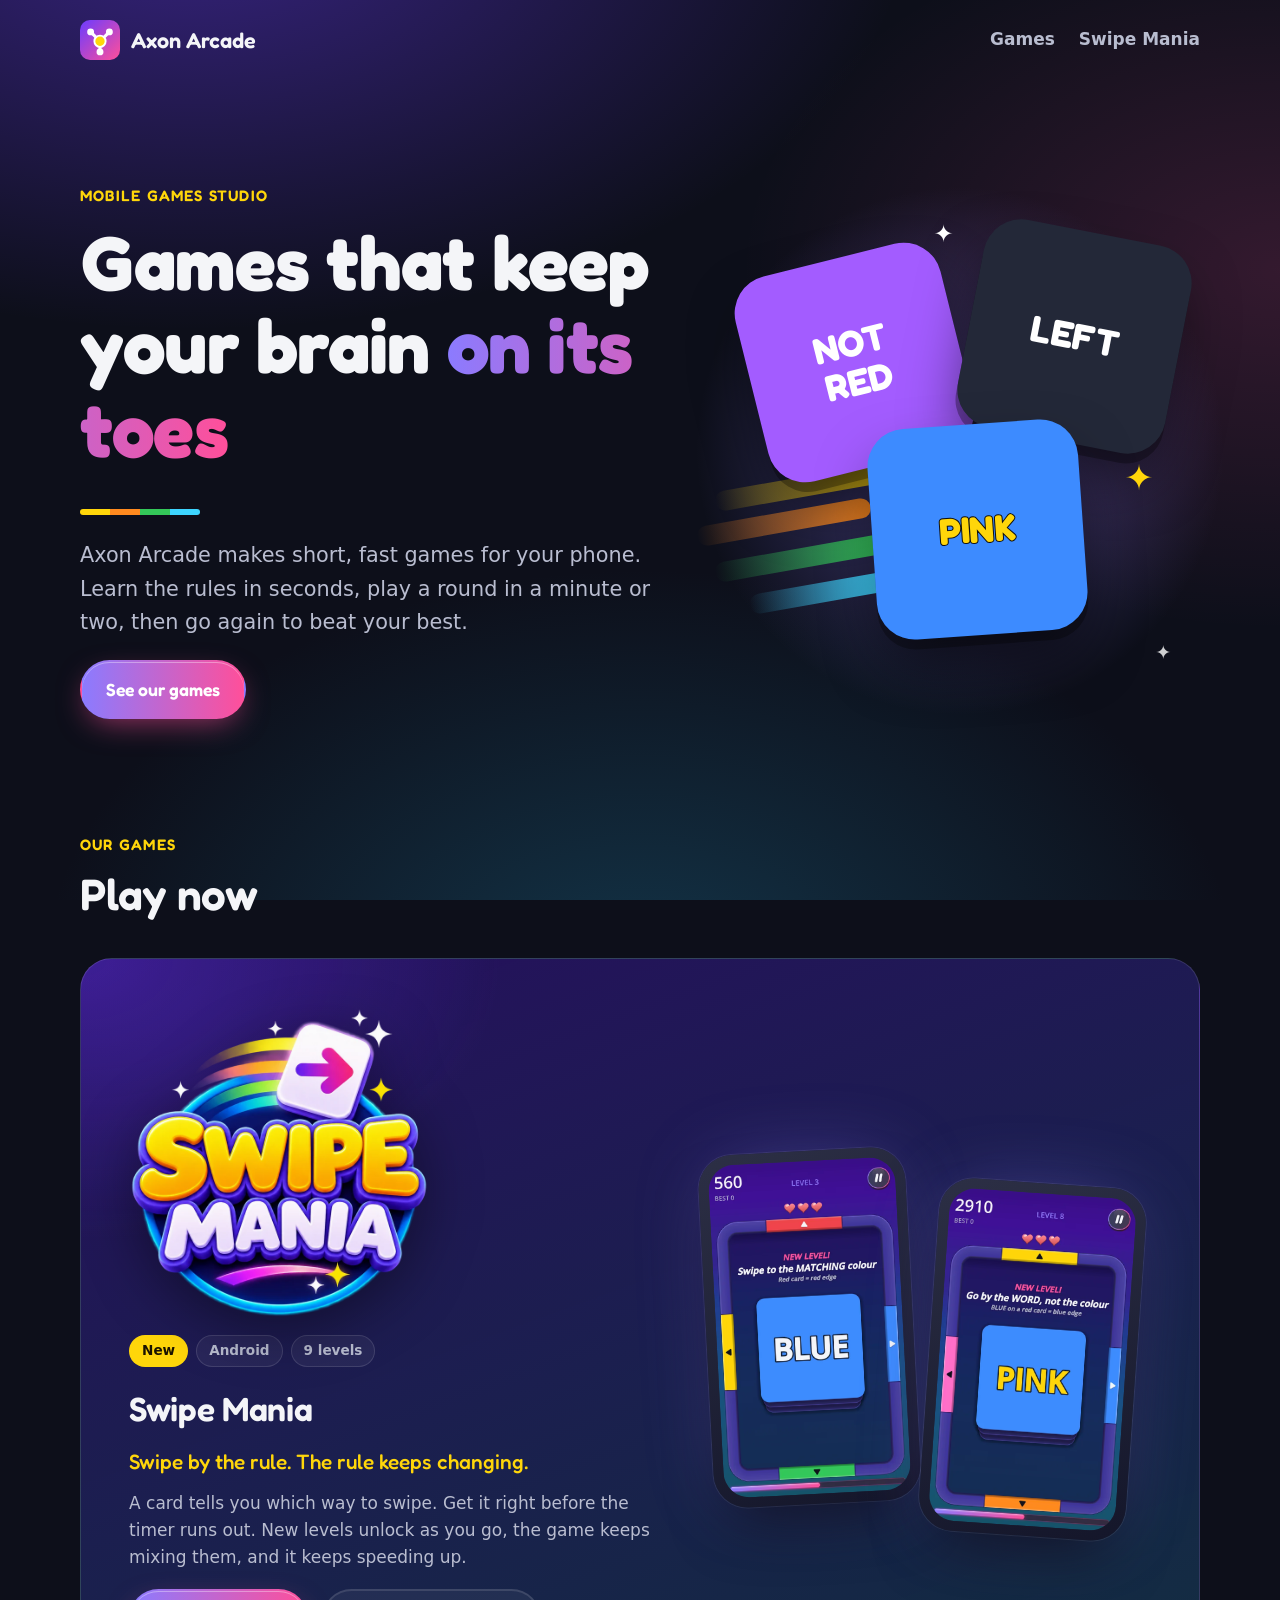
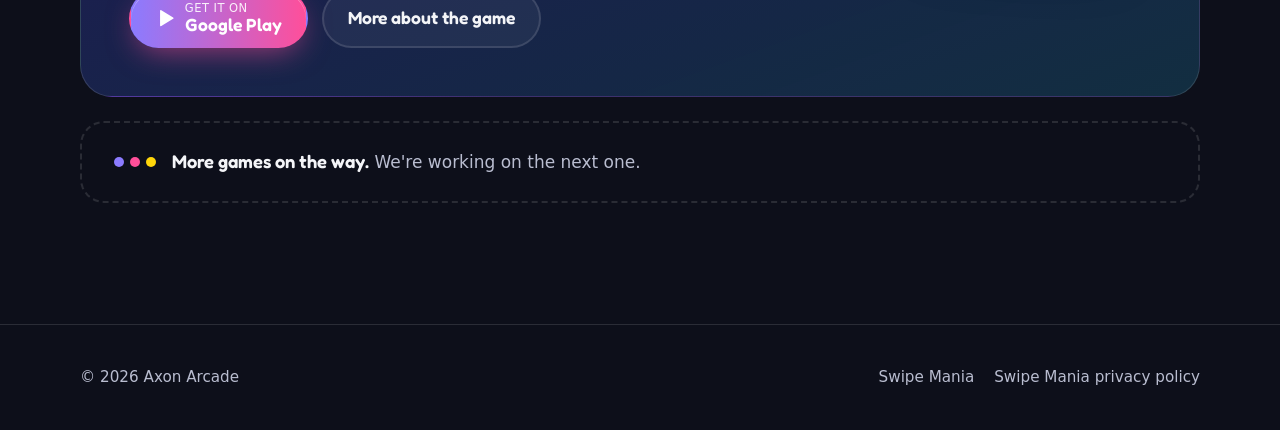
<file: index.html>
<!doctype html>
<html lang="en">
<head>
  <meta charset="utf-8">
  <meta name="viewport" content="width=device-width, initial-scale=1">
  <title>Axon Arcade — Short, fast games for your phone</title>
  <meta name="description" content="Axon Arcade makes short, fast mobile games that keep your brain on its toes. Our first game is Swipe Mania.">
  <meta name="theme-color" content="#0d0f1a">
  <link rel="icon" href="assets/img/axon-mark.svg" type="image/svg+xml">
  <link rel="apple-touch-icon" href="assets/img/apple-touch-icon.png">
  <link rel="preload" href="assets/fonts/fredoka-latin.woff2" as="font" type="font/woff2" crossorigin>
  <link rel="stylesheet" href="assets/css/site.css">

  <meta property="og:type" content="website">
  <meta property="og:site_name" content="Axon Arcade">
  <meta property="og:title" content="Axon Arcade">
  <meta property="og:description" content="Short, fast games for your phone. Our first game is Swipe Mania.">
  <meta property="og:image" content="https://axonarcade.com/assets/img/og.jpg">
  <meta property="og:image:width" content="1200">
  <meta property="og:image:height" content="630">
  <meta name="twitter:card" content="summary_large_image">
</head>
<body>
  <a class="skip" href="#main">Skip to content</a>

  <header class="site-header">
    <div class="wrap">
      <a class="brand" href="./" aria-label="Axon Arcade home">
        <img src="assets/img/axon-mark.svg" alt="" width="40" height="40">
        <span>Axon Arcade</span>
      </a>
      <nav class="nav" aria-label="Main">
        <a href="#games">Games</a>
        <a href="swipe-mania/">Swipe Mania</a>
      </nav>
    </div>
  </header>

  <main id="main">
    <section class="hero wrap">
      <div>
        <span class="eyebrow">Mobile games studio</span>
        <h1>Games that keep your brain <span class="grad-text">on its toes</span></h1>
        <div class="rainbow-rule" aria-hidden="true"></div>
        <p class="lead">Axon Arcade makes short, fast games for your phone. Learn the rules in seconds, play a round in a minute or two, then go again to beat your best.</p>
        <div class="actions">
          <a class="btn btn-primary" href="#games">See our games</a>
        </div>
      </div>
      <div class="hero-art" aria-hidden="true">
        <span class="streak s1"></span><span class="streak s2"></span><span class="streak s3"></span><span class="streak s4"></span>
        <div class="big-card c1 bg-purple">NOT<br>RED</div>
        <div class="big-card c2">LEFT</div>
        <div class="big-card c3 outlined bg-blue fg-yellow">PINK</div>
        <span class="spark k1">✦</span><span class="spark k2">✦</span><span class="spark k3">✦</span>
      </div>
    </section>

    <section class="section wrap" id="games" aria-labelledby="games-title">
      <div class="section-head">
        <span class="eyebrow">Our games</span>
        <h2 id="games-title">Play now</h2>
      </div>

      <article class="game-card" aria-labelledby="sm-title">
        <div>
          <img class="logo" src="assets/img/swipe-mania/logo.webp" alt="" width="692" height="720">
          <div class="chips">
            <span class="chip new">New</span>
            <span class="chip">Android</span>
            <span class="chip">9 levels</span>
          </div>
          <h3 id="sm-title">Swipe Mania</h3>
          <p class="tagline">Swipe by the rule. The rule keeps changing.</p>
          <p>A card tells you which way to swipe. Get it right before the timer runs out. New levels unlock as you go, the game keeps mixing them, and it keeps speeding up.</p>
          <div class="actions">
            <a class="btn btn-primary btn-store" href="https://play.google.com/store/apps/details?id=com.rdapps.swipemania">
              <svg viewBox="0 0 24 24" aria-hidden="true"><path fill="currentColor" d="M6 3.5v17a1 1 0 0 0 1.5.86l14-8.5a1 1 0 0 0 0-1.72l-14-8.5A1 1 0 0 0 6 3.5z"/></svg>
              <span><small>Get it on</small>Google Play</span>
            </a>
            <a class="btn btn-ghost" href="swipe-mania/">More about the game</a>
          </div>
        </div>
        <div class="phones" aria-hidden="true">
          <div class="phone"><img src="assets/img/swipe-mania/level-3-colours.webp" alt="" width="540" height="960" loading="lazy"></div>
          <div class="phone"><img src="assets/img/swipe-mania/level-8-tricky.webp" alt="" width="540" height="960" loading="lazy"></div>
        </div>
      </article>

      <div class="coming-soon">
        <div class="dots" aria-hidden="true"><span></span><span></span><span></span></div>
        <div><strong>More games on the way.</strong> We're working on the next one.</div>
      </div>
    </section>
  </main>

  <footer class="site-footer">
    <div class="wrap">
      <span>© 2026 Axon Arcade</span>
      <nav aria-label="Footer">
        <a href="swipe-mania/">Swipe Mania</a>
        <a href="swipe-mania/privacy.html">Swipe Mania privacy policy</a>
      </nav>
    </div>
  </footer>
</body>
</html>
</file>
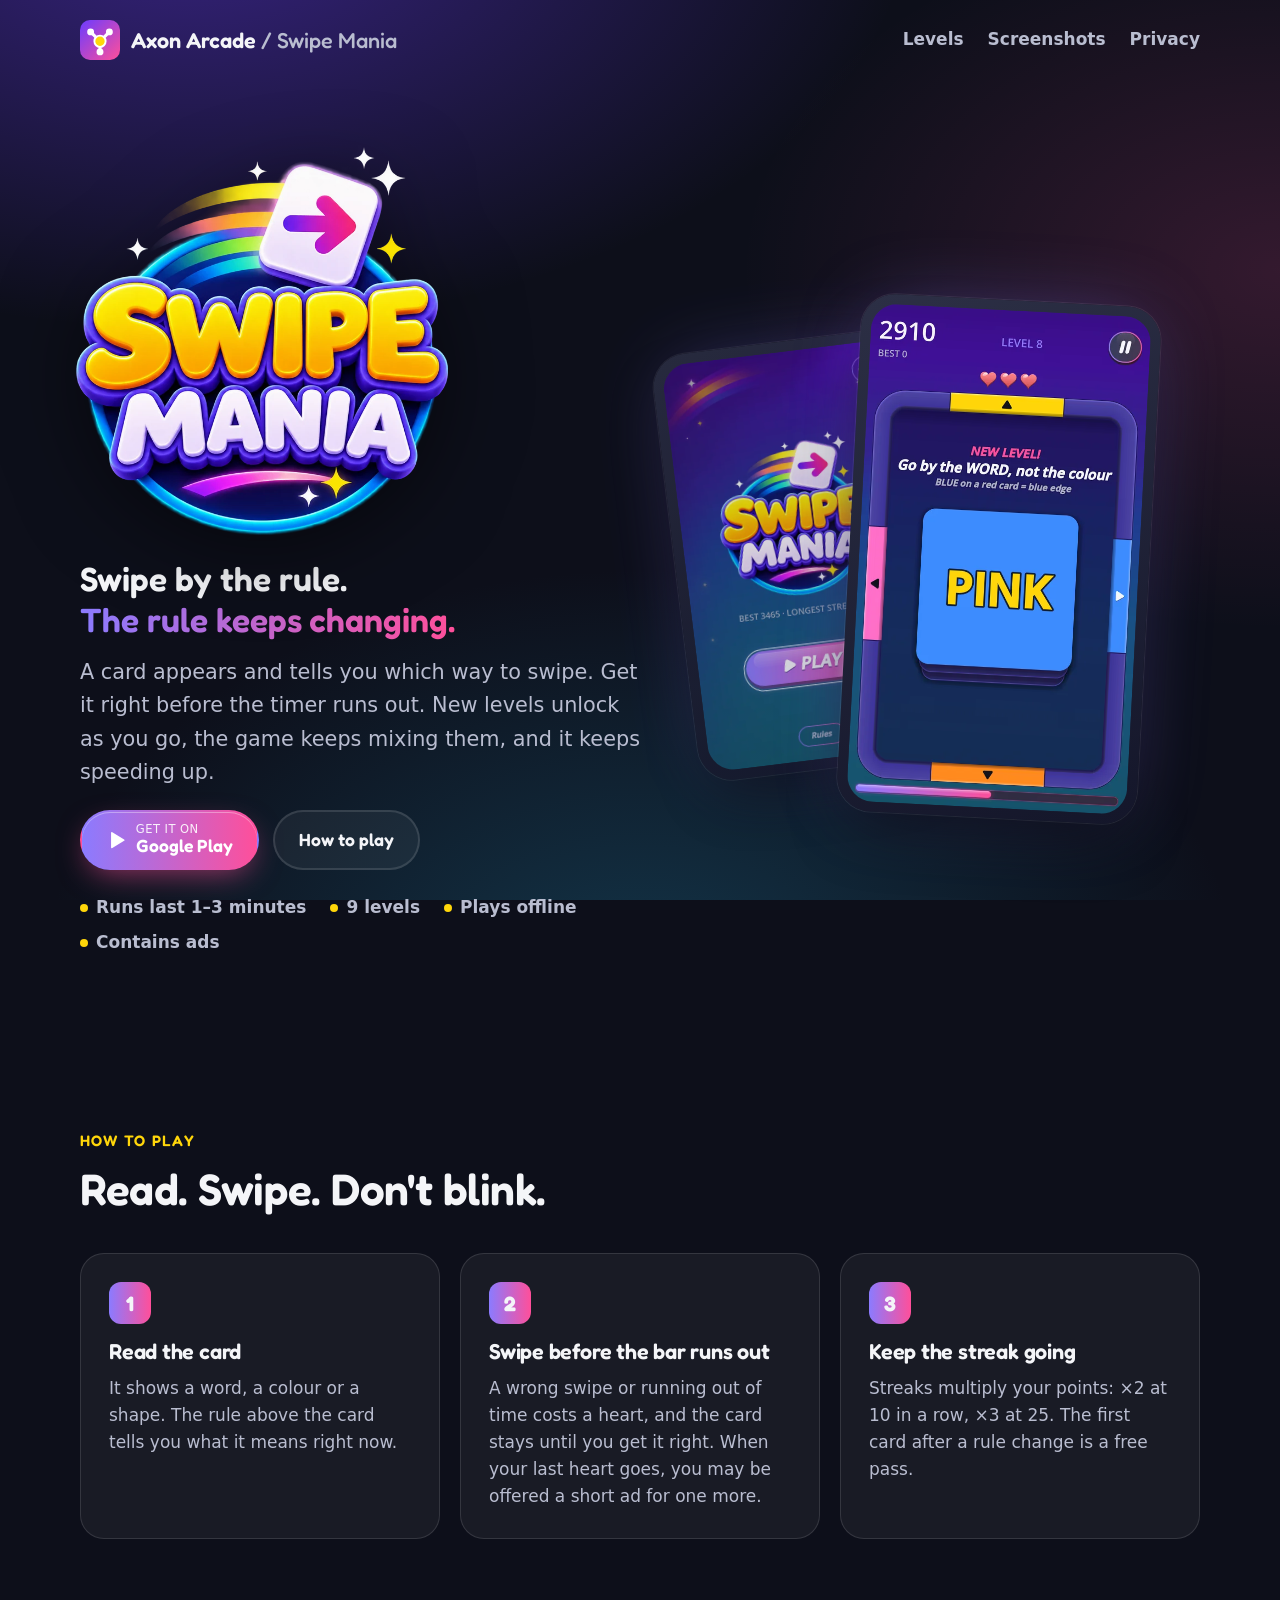
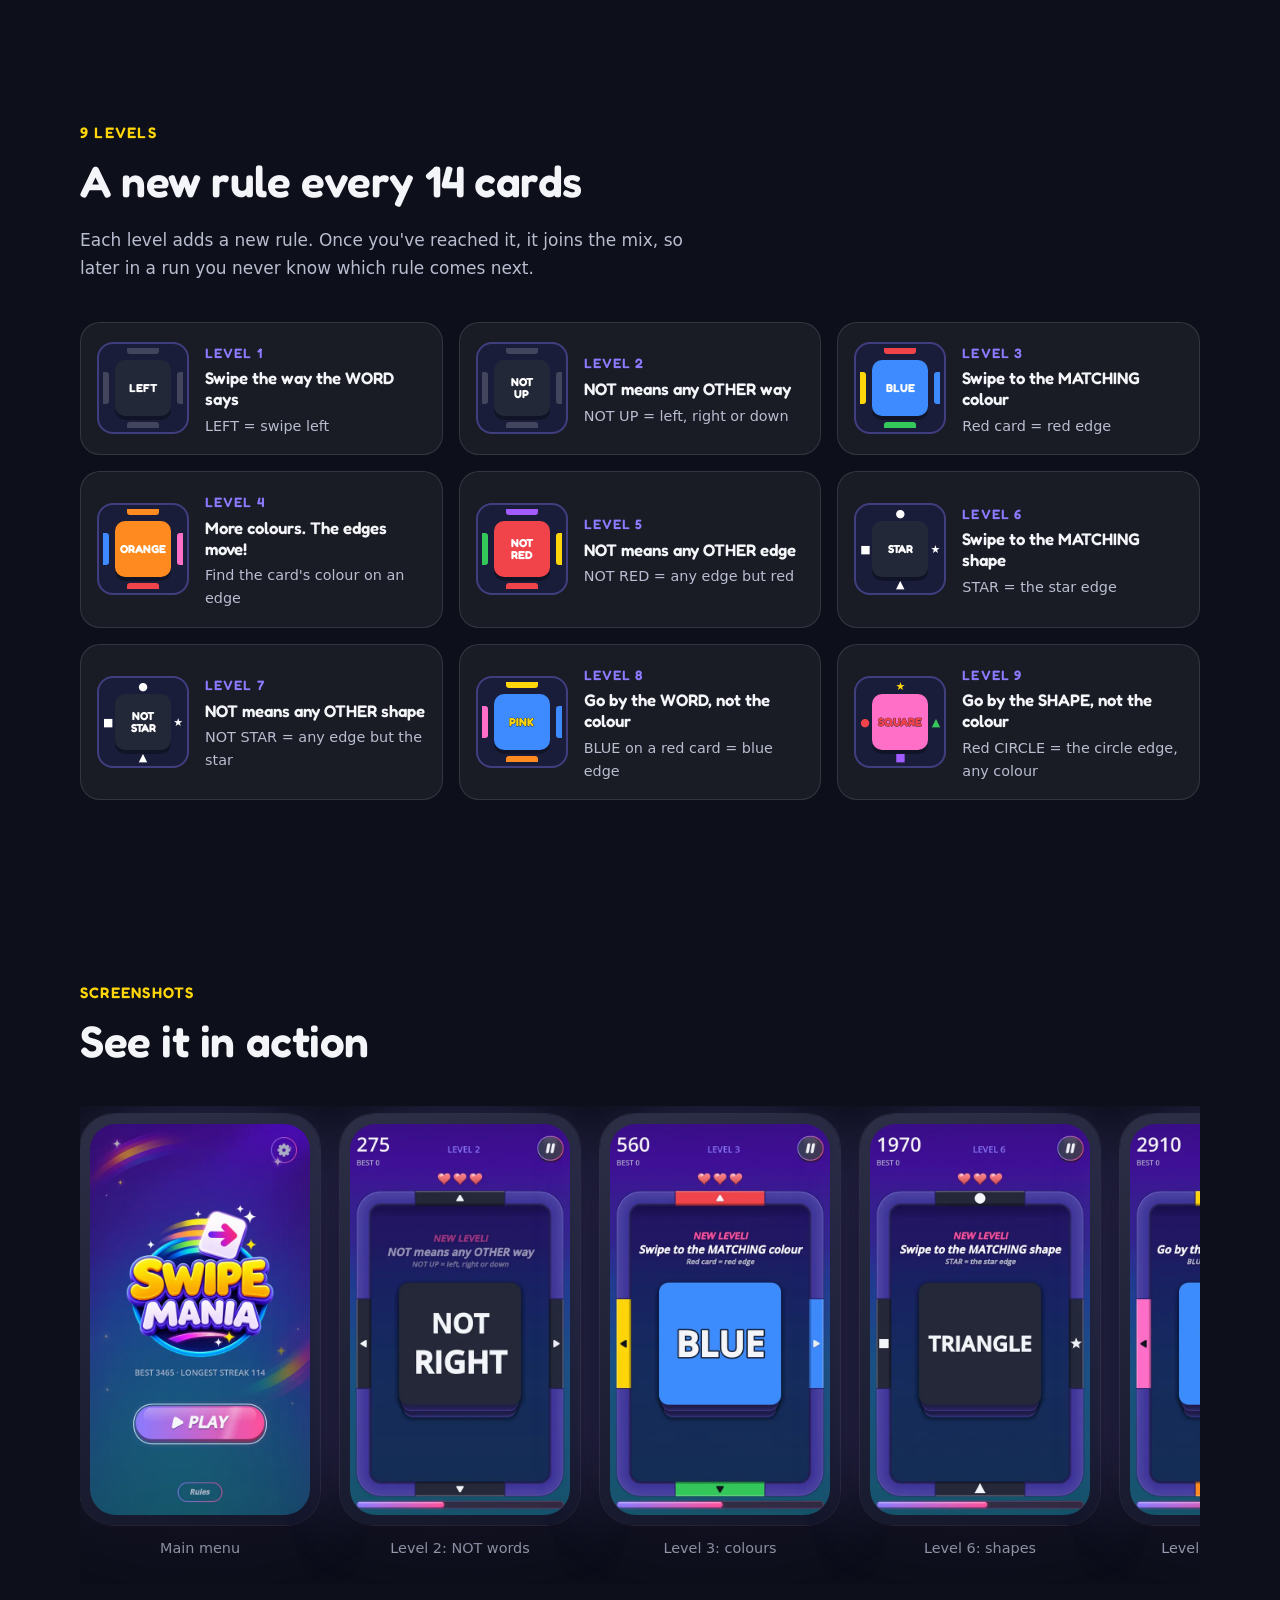
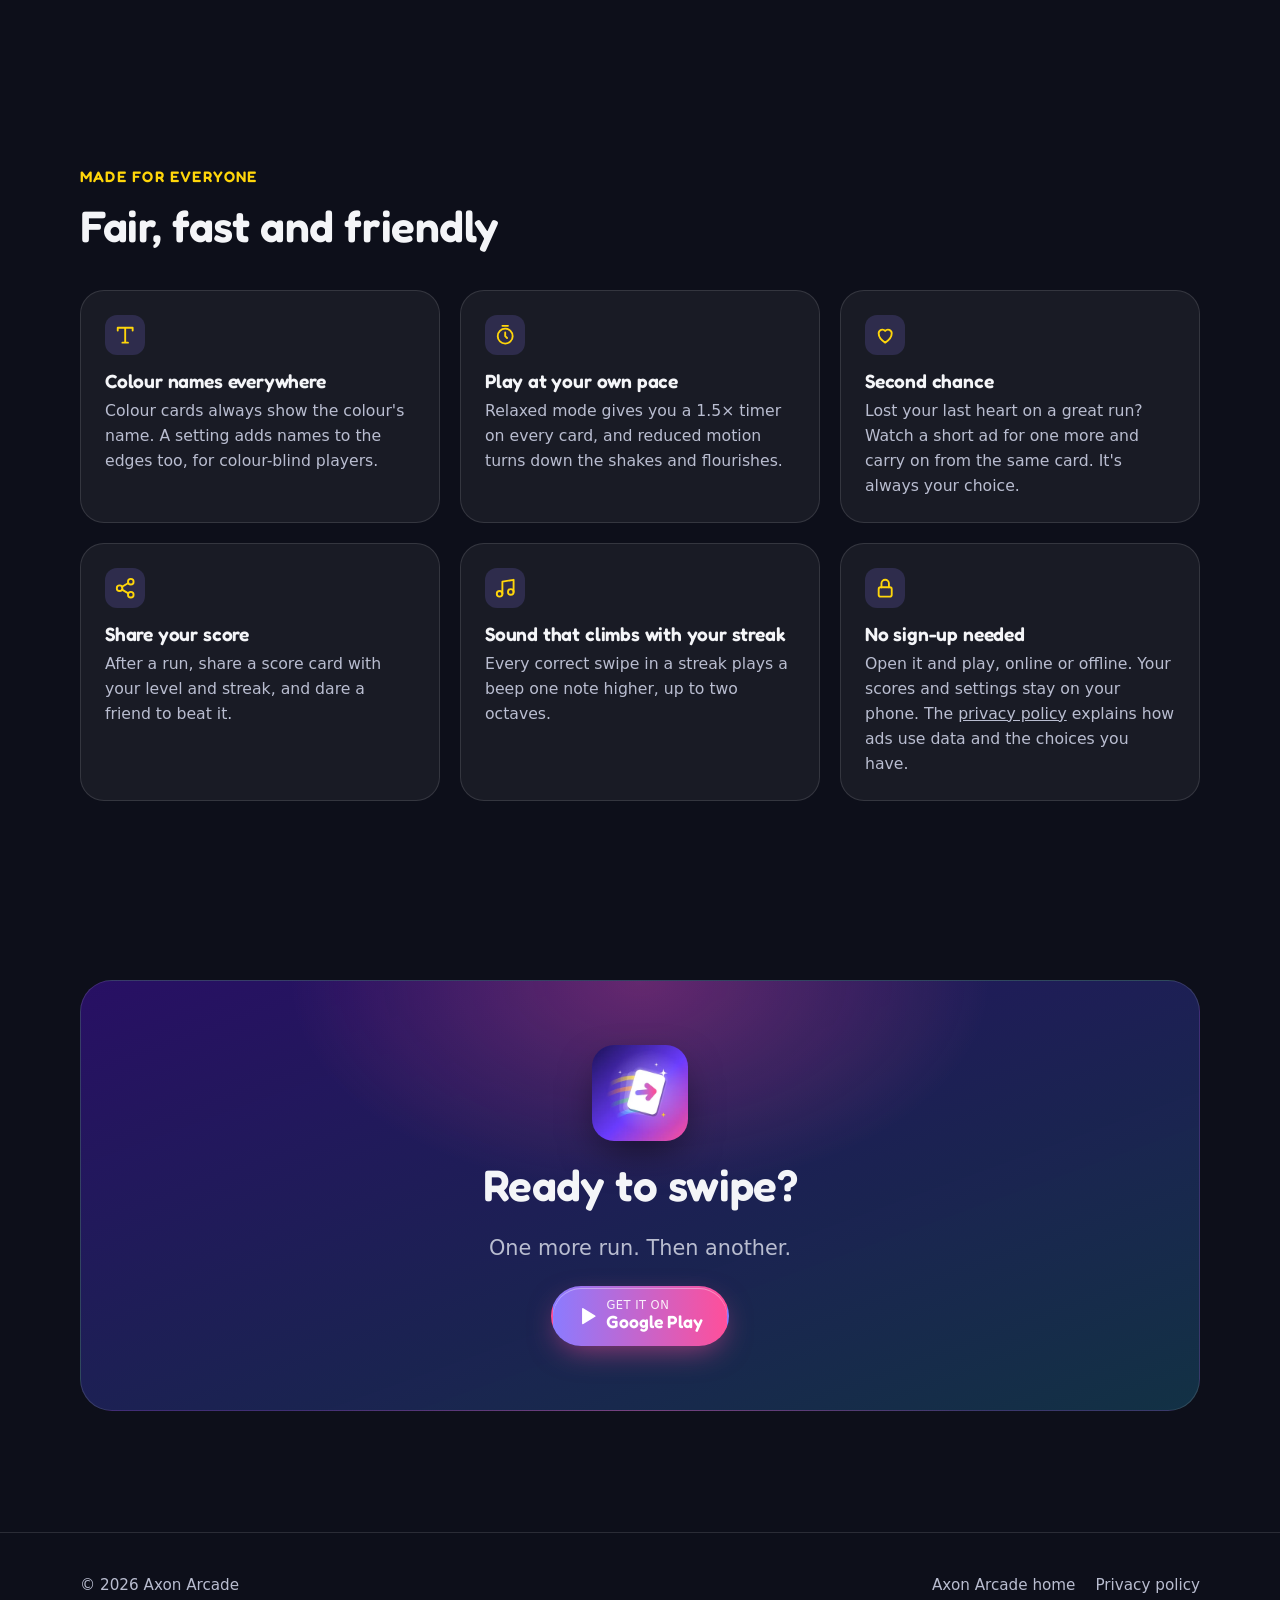
<file: swipe-mania/index.html>
<!doctype html>
<html lang="en">
<head>
  <meta charset="utf-8">
  <meta name="viewport" content="width=device-width, initial-scale=1">
  <title>Swipe Mania — Swipe by the rule. The rule keeps changing.</title>
  <meta name="description" content="Swipe Mania is a fast rule-switching swipe game for Android. A card tells you which way to swipe; nine levels unlock and mix as the game speeds up.">
  <meta name="theme-color" content="#0d0f1a">
  <link rel="icon" href="../assets/img/swipe-mania/icon.svg" type="image/svg+xml">
  <link rel="apple-touch-icon" href="../assets/img/swipe-mania/apple-touch-icon.png">
  <link rel="preload" href="../assets/fonts/fredoka-latin.woff2" as="font" type="font/woff2" crossorigin>
  <link rel="stylesheet" href="../assets/css/site.css">

  <meta property="og:type" content="website">
  <meta property="og:site_name" content="Axon Arcade">
  <meta property="og:title" content="Swipe Mania">
  <meta property="og:description" content="Swipe by the rule. The rule keeps changing.">
  <meta property="og:image" content="https://axonarcade.com/assets/img/swipe-mania/og.jpg">
  <meta property="og:image:width" content="1200">
  <meta property="og:image:height" content="630">
  <meta name="twitter:card" content="summary_large_image">
</head>
<body>
  <a class="skip" href="#main">Skip to content</a>

  <header class="site-header">
    <div class="wrap">
      <a class="brand" href="../" aria-label="Axon Arcade home">
        <img src="../assets/img/axon-mark.svg" alt="" width="40" height="40">
        <span>Axon Arcade <span class="crumb">/ Swipe Mania</span></span>
      </a>
      <nav class="nav" aria-label="Main">
        <a href="#levels">Levels</a>
        <a href="#screenshots">Screenshots</a>
        <a href="privacy.html">Privacy</a>
      </nav>
    </div>
  </header>

  <main id="main">
    <section class="game-hero wrap">
      <div>
        <h1 class="visually-hidden">Swipe Mania</h1>
        <img class="logo" src="../assets/img/swipe-mania/logo.webp" alt="Swipe Mania" width="692" height="720">
        <p class="tagline">Swipe by the rule.<br><span class="grad-text">The rule keeps changing.</span></p>
        <p class="lead">A card appears and tells you which way to swipe. Get it right before the timer runs out. New levels unlock as you go, the game keeps mixing them, and it keeps speeding up.</p>
        <div class="actions">
          <a class="btn btn-primary btn-store" href="https://play.google.com/store/apps/details?id=com.rdapps.swipemania">
            <svg viewBox="0 0 24 24" aria-hidden="true"><path fill="currentColor" d="M6 3.5v17a1 1 0 0 0 1.5.86l14-8.5a1 1 0 0 0 0-1.72l-14-8.5A1 1 0 0 0 6 3.5z"/></svg>
            <span><small>Get it on</small>Google Play</span>
          </a>
          <a class="btn btn-ghost" href="#how">How to play</a>
        </div>
        <ul class="facts">
          <li>Runs last 1–3 minutes</li>
          <li>9 levels</li>
          <li>Plays offline</li>
          <li>Contains ads</li>
        </ul>
      </div>
      <div class="phones" aria-hidden="true">
        <div class="phone back"><img src="../assets/img/swipe-mania/menu.webp" alt="" width="540" height="960"></div>
        <div class="phone front"><img src="../assets/img/swipe-mania/level-8-tricky.webp" alt="" width="540" height="960"></div>
      </div>
    </section>

    <section class="section wrap" id="how" aria-labelledby="how-title">
      <div class="section-head">
        <span class="eyebrow">How to play</span>
        <h2 id="how-title">Read. Swipe. Don't blink.</h2>
      </div>
      <ol class="steps">
        <li>
          <h3>Read the card</h3>
          <p>It shows a word, a colour or a shape. The rule above the card tells you what it means right now.</p>
        </li>
        <li>
          <h3>Swipe before the bar runs out</h3>
          <p>A wrong swipe or running out of time costs a heart, and the card stays until you get it right. When your last heart goes, you may be offered a short ad for one more.</p>
        </li>
        <li>
          <h3>Keep the streak going</h3>
          <p>Streaks multiply your points: ×2 at 10 in a row, ×3 at 25. The first card after a rule change is a free pass.</p>
        </li>
      </ol>
    </section>

    <section class="section wrap" id="levels" aria-labelledby="levels-title">
      <div class="section-head">
        <span class="eyebrow">9 levels</span>
        <h2 id="levels-title">A new rule every 14 cards</h2>
        <p>Each level adds a new rule. Once you've reached it, it joins the mix, so later in a run you never know which rule comes next.</p>
      </div>
      <ol class="levels">
        <li class="level">
          <div class="mini" aria-hidden="true">
            <span class="edge t"></span><span class="edge b"></span><span class="edge l"></span><span class="edge r"></span>
            <span class="card">LEFT</span>
          </div>
          <div>
            <span class="num">Level 1</span>
            <p class="rule">Swipe the way the WORD says</p>
            <p class="hint">LEFT = swipe left</p>
          </div>
        </li>
        <li class="level">
          <div class="mini" aria-hidden="true">
            <span class="edge t"></span><span class="edge b"></span><span class="edge l"></span><span class="edge r"></span>
            <span class="card">NOT<br>UP</span>
          </div>
          <div>
            <span class="num">Level 2</span>
            <p class="rule">NOT means any OTHER way</p>
            <p class="hint">NOT UP = left, right or down</p>
          </div>
        </li>
        <li class="level">
          <div class="mini" aria-hidden="true">
            <span class="edge t bg-red"></span><span class="edge b bg-green"></span><span class="edge l bg-yellow"></span><span class="edge r bg-blue"></span>
            <span class="card bg-blue">BLUE</span>
          </div>
          <div>
            <span class="num">Level 3</span>
            <p class="rule">Swipe to the MATCHING colour</p>
            <p class="hint">Red card = red edge</p>
          </div>
        </li>
        <li class="level">
          <div class="mini" aria-hidden="true">
            <span class="edge t bg-orange"></span><span class="edge b bg-red"></span><span class="edge l bg-blue"></span><span class="edge r bg-pink"></span>
            <span class="card bg-orange">ORANGE</span>
          </div>
          <div>
            <span class="num">Level 4</span>
            <p class="rule">More colours. The edges move!</p>
            <p class="hint">Find the card's colour on an edge</p>
          </div>
        </li>
        <li class="level">
          <div class="mini" aria-hidden="true">
            <span class="edge t bg-purple"></span><span class="edge b bg-red"></span><span class="edge l bg-green"></span><span class="edge r bg-yellow"></span>
            <span class="card bg-red">NOT<br>RED</span>
          </div>
          <div>
            <span class="num">Level 5</span>
            <p class="rule">NOT means any OTHER edge</p>
            <p class="hint">NOT RED = any edge but red</p>
          </div>
        </li>
        <li class="level">
          <div class="mini" aria-hidden="true">
            <span class="sym t">●</span><span class="sym b">▲</span><span class="sym l">■</span><span class="sym r">★</span>
            <span class="card">STAR</span>
          </div>
          <div>
            <span class="num">Level 6</span>
            <p class="rule">Swipe to the MATCHING shape</p>
            <p class="hint">STAR = the star edge</p>
          </div>
        </li>
        <li class="level">
          <div class="mini" aria-hidden="true">
            <span class="sym t">●</span><span class="sym b">▲</span><span class="sym l">■</span><span class="sym r">★</span>
            <span class="card">NOT<br>STAR</span>
          </div>
          <div>
            <span class="num">Level 7</span>
            <p class="rule">NOT means any OTHER shape</p>
            <p class="hint">NOT STAR = any edge but the star</p>
          </div>
        </li>
        <li class="level">
          <div class="mini" aria-hidden="true">
            <span class="edge t bg-yellow"></span><span class="edge b bg-orange"></span><span class="edge l bg-pink"></span><span class="edge r bg-blue"></span>
            <span class="card outlined bg-blue fg-yellow">PINK</span>
          </div>
          <div>
            <span class="num">Level 8</span>
            <p class="rule">Go by the WORD, not the colour</p>
            <p class="hint">BLUE on a red card = blue edge</p>
          </div>
        </li>
        <li class="level">
          <div class="mini" aria-hidden="true">
            <span class="sym t" style="--c:var(--c-yellow)">★</span><span class="sym b" style="--c:var(--c-purple)">■</span><span class="sym l" style="--c:var(--c-red)">●</span><span class="sym r" style="--c:var(--c-green)">▲</span>
            <span class="card outlined bg-pink fg-red">SQUARE</span>
          </div>
          <div>
            <span class="num">Level 9</span>
            <p class="rule">Go by the SHAPE, not the colour</p>
            <p class="hint">Red CIRCLE = the circle edge, any colour</p>
          </div>
        </li>
      </ol>
    </section>

    <section class="section" id="screenshots" aria-labelledby="shots-title">
      <div class="wrap">
        <div class="section-head">
          <span class="eyebrow">Screenshots</span>
          <h2 id="shots-title">See it in action</h2>
        </div>
        <ul class="shots">
          <li><figure><div class="phone"><img src="../assets/img/swipe-mania/menu.webp" alt="Swipe Mania main menu with the Play button and the player's best score" width="540" height="960" loading="lazy"></div><figcaption>Main menu</figcaption></figure></li>
          <li><figure><div class="phone"><img src="../assets/img/swipe-mania/level-2-not.webp" alt="Level 2: a card reading NOT RIGHT under the rule NOT means any OTHER way" width="540" height="960" loading="lazy"></div><figcaption>Level 2: NOT words</figcaption></figure></li>
          <li><figure><div class="phone"><img src="../assets/img/swipe-mania/level-3-colours.webp" alt="Level 3: a blue card reading BLUE, with red, yellow, blue and green edges" width="540" height="960" loading="lazy"></div><figcaption>Level 3: colours</figcaption></figure></li>
          <li><figure><div class="phone"><img src="../assets/img/swipe-mania/level-6-shapes.webp" alt="Level 6: a card reading TRIANGLE, with a circle, square, star and triangle on the edges" width="540" height="960" loading="lazy"></div><figcaption>Level 6: shapes</figcaption></figure></li>
          <li><figure><div class="phone"><img src="../assets/img/swipe-mania/level-8-tricky.webp" alt="Level 8: the word PINK printed in yellow on a blue card" width="540" height="960" loading="lazy"></div><figcaption>Level 8: tricky colours</figcaption></figure></li>
          <li><figure><div class="phone"><img src="../assets/img/swipe-mania/game-over.webp" alt="Run over screen showing a new best score of 3465" width="540" height="960" loading="lazy"></div><figcaption>Run over: share your score</figcaption></figure></li>
        </ul>
      </div>
    </section>

    <section class="section wrap" aria-labelledby="features-title">
      <div class="section-head">
        <span class="eyebrow">Made for everyone</span>
        <h2 id="features-title">Fair, fast and friendly</h2>
      </div>
      <div class="features">
        <div class="feature">
          <div class="icon" aria-hidden="true"><svg viewBox="0 0 24 24" fill="none" stroke="currentColor" stroke-width="2" stroke-linecap="round" stroke-linejoin="round"><path d="M4 7V4h16v3M9 20h6M12 4v16"/></svg></div>
          <h3>Colour names everywhere</h3>
          <p>Colour cards always show the colour's name. A setting adds names to the edges too, for colour-blind players.</p>
        </div>
        <div class="feature">
          <div class="icon" aria-hidden="true"><svg viewBox="0 0 24 24" fill="none" stroke="currentColor" stroke-width="2" stroke-linecap="round" stroke-linejoin="round"><circle cx="12" cy="13" r="8"/><path d="M12 9v4l2 2M9 2h6"/></svg></div>
          <h3>Play at your own pace</h3>
          <p>Relaxed mode gives you a 1.5× timer on every card, and reduced motion turns down the shakes and flourishes.</p>
        </div>
        <div class="feature">
          <div class="icon" aria-hidden="true"><svg viewBox="0 0 24 24" fill="none" stroke="currentColor" stroke-width="2" stroke-linecap="round" stroke-linejoin="round"><path d="M12 20s-7-4.4-7-10a4 4 0 0 1 7-2.6A4 4 0 0 1 19 10c0 5.6-7 10-7 10z"/></svg></div>
          <h3>Second chance</h3>
          <p>Lost your last heart on a great run? Watch a short ad for one more and carry on from the same card. It's always your choice.</p>
        </div>
        <div class="feature">
          <div class="icon" aria-hidden="true"><svg viewBox="0 0 24 24" fill="none" stroke="currentColor" stroke-width="2" stroke-linecap="round" stroke-linejoin="round"><circle cx="18" cy="5" r="3"/><circle cx="6" cy="12" r="3"/><circle cx="18" cy="19" r="3"/><path d="m8.6 13.5 6.8 4M15.4 6.5l-6.8 4"/></svg></div>
          <h3>Share your score</h3>
          <p>After a run, share a score card with your level and streak, and dare a friend to beat it.</p>
        </div>
        <div class="feature">
          <div class="icon" aria-hidden="true"><svg viewBox="0 0 24 24" fill="none" stroke="currentColor" stroke-width="2" stroke-linecap="round" stroke-linejoin="round"><path d="M9 18V5l12-2v13"/><circle cx="6" cy="18" r="3"/><circle cx="18" cy="16" r="3"/></svg></div>
          <h3>Sound that climbs with your streak</h3>
          <p>Every correct swipe in a streak plays a beep one note higher, up to two octaves.</p>
        </div>
        <div class="feature">
          <div class="icon" aria-hidden="true"><svg viewBox="0 0 24 24" fill="none" stroke="currentColor" stroke-width="2" stroke-linecap="round" stroke-linejoin="round"><rect x="5" y="11" width="14" height="10" rx="2"/><path d="M8 11V7a4 4 0 0 1 8 0v4"/></svg></div>
          <h3>No sign-up needed</h3>
          <p>Open it and play, online or offline. Your scores and settings stay on your phone. The <a href="privacy.html">privacy policy</a> explains how ads use data and the choices you have.</p>
        </div>
      </div>
    </section>

    <section class="section wrap">
      <div class="cta">
        <img src="../assets/img/swipe-mania/icon-256.webp" alt="" width="96" height="96">
        <h2>Ready to swipe?</h2>
        <p class="lead">One more run. Then another.</p>
        <div class="actions">
          <a class="btn btn-primary btn-store" href="https://play.google.com/store/apps/details?id=com.rdapps.swipemania">
            <svg viewBox="0 0 24 24" aria-hidden="true"><path fill="currentColor" d="M6 3.5v17a1 1 0 0 0 1.5.86l14-8.5a1 1 0 0 0 0-1.72l-14-8.5A1 1 0 0 0 6 3.5z"/></svg>
            <span><small>Get it on</small>Google Play</span>
          </a>
        </div>
      </div>
    </section>
  </main>

  <footer class="site-footer">
    <div class="wrap">
      <span>© 2026 Axon Arcade</span>
      <nav aria-label="Footer">
        <a href="../">Axon Arcade home</a>
        <a href="privacy.html">Privacy policy</a>
      </nav>
    </div>
  </footer>
</body>
</html>
</file>
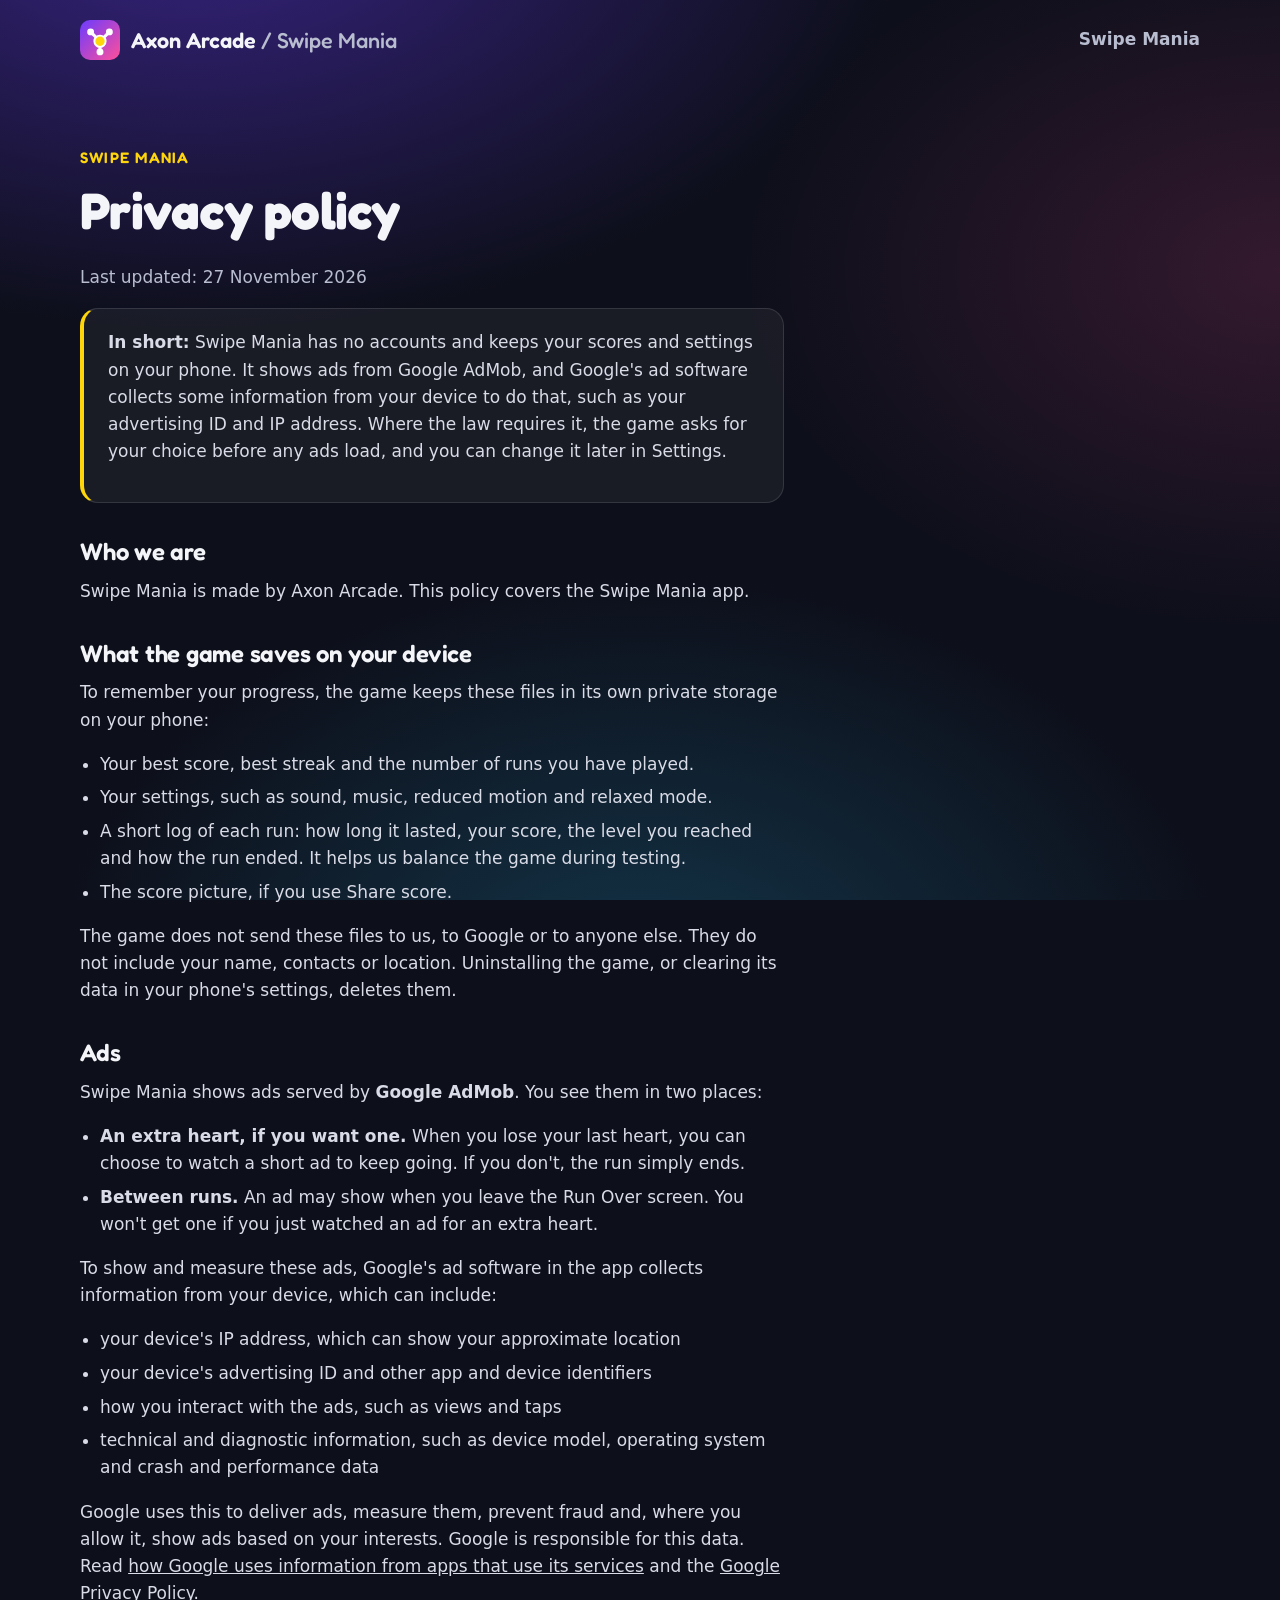
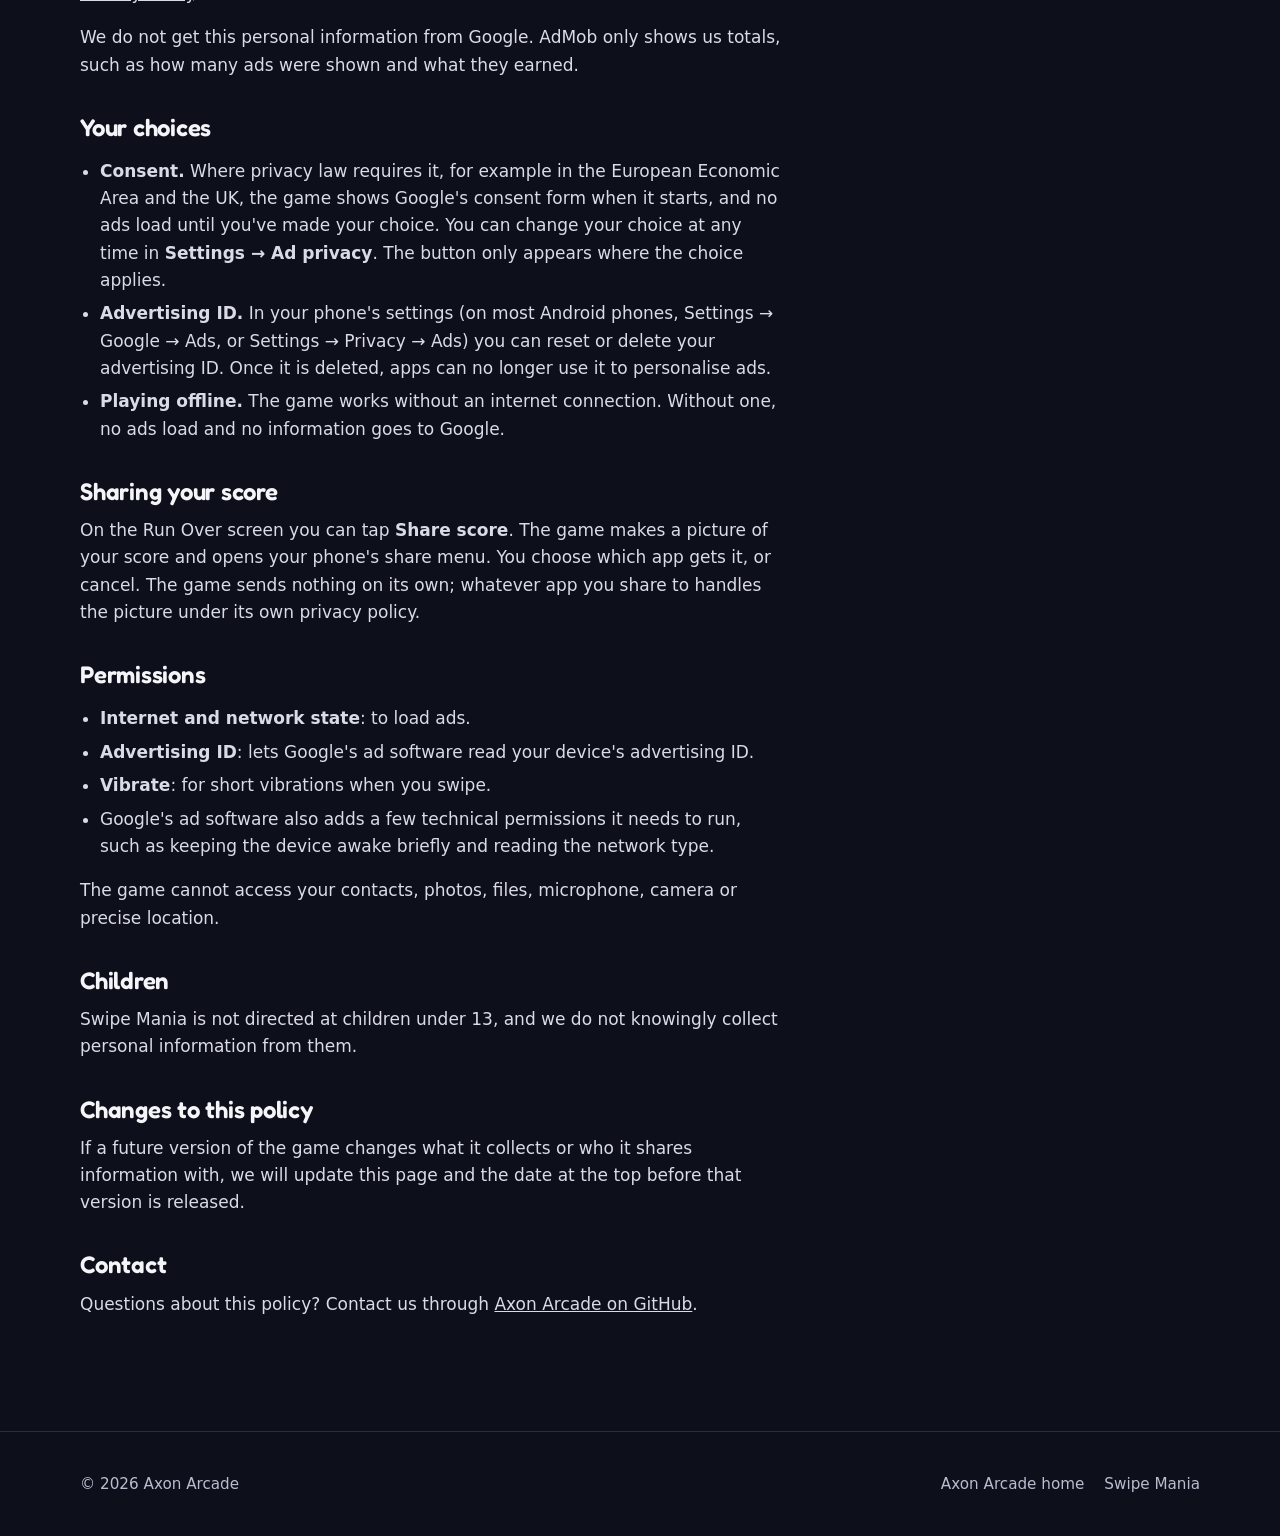
<file: swipe-mania/privacy.html>
<!doctype html>
<html lang="en">
<head>
  <meta charset="utf-8">
  <meta name="viewport" content="width=device-width, initial-scale=1">
  <title>Swipe Mania privacy policy — Axon Arcade</title>
  <meta name="description" content="Privacy policy for Swipe Mania by Axon Arcade: what the game keeps on your phone, how its Google AdMob ads use data, and the choices you have.">
  <meta name="theme-color" content="#0d0f1a">
  <link rel="icon" href="../assets/img/swipe-mania/icon.svg" type="image/svg+xml">
  <link rel="apple-touch-icon" href="../assets/img/swipe-mania/apple-touch-icon.png">
  <link rel="stylesheet" href="../assets/css/site.css">
</head>
<body>
  <a class="skip" href="#main">Skip to content</a>

  <header class="site-header">
    <div class="wrap">
      <a class="brand" href="../" aria-label="Axon Arcade home">
        <img src="../assets/img/axon-mark.svg" alt="" width="40" height="40">
        <span>Axon Arcade <span class="crumb">/ Swipe Mania</span></span>
      </a>
      <nav class="nav" aria-label="Main">
        <a href="./">Swipe Mania</a>
      </nav>
    </div>
  </header>

  <main id="main" class="wrap">
    <article class="prose">
      <span class="eyebrow">Swipe Mania</span>
      <h1>Privacy policy</h1>
      <p class="meta">Last updated: 27 November 2026</p>

      <div class="summary">
        <p><strong>In short:</strong> Swipe Mania has no accounts and keeps your scores and settings on your phone. It shows ads from Google AdMob, and Google's ad software collects some information from your device to do that, such as your advertising ID and IP address. Where the law requires it, the game asks for your choice before any ads load, and you can change it later in Settings.</p>
      </div>

      <h2>Who we are</h2>
      <p>Swipe Mania is made by Axon Arcade. This policy covers the Swipe Mania app.</p>

      <h2>What the game saves on your device</h2>
      <p>To remember your progress, the game keeps these files in its own private storage on your phone:</p>
      <ul>
        <li>Your best score, best streak and the number of runs you have played.</li>
        <li>Your settings, such as sound, music, reduced motion and relaxed mode.</li>
        <li>A short log of each run: how long it lasted, your score, the level you reached and how the run ended. It helps us balance the game during testing.</li>
        <li>The score picture, if you use Share score.</li>
      </ul>
      <p>The game does not send these files to us, to Google or to anyone else. They do not include your name, contacts or location. Uninstalling the game, or clearing its data in your phone's settings, deletes them.</p>

      <h2>Ads</h2>
      <p>Swipe Mania shows ads served by <strong>Google AdMob</strong>. You see them in two places:</p>
      <ul>
        <li><strong>An extra heart, if you want one.</strong> When you lose your last heart, you can choose to watch a short ad to keep going. If you don't, the run simply ends.</li>
        <li><strong>Between runs.</strong> An ad may show when you leave the Run Over screen. You won't get one if you just watched an ad for an extra heart.</li>
      </ul>
      <p>To show and measure these ads, Google's ad software in the app collects information from your device, which can include:</p>
      <ul>
        <li>your device's IP address, which can show your approximate location</li>
        <li>your device's advertising ID and other app and device identifiers</li>
        <li>how you interact with the ads, such as views and taps</li>
        <li>technical and diagnostic information, such as device model, operating system and crash and performance data</li>
      </ul>
      <p>Google uses this to deliver ads, measure them, prevent fraud and, where you allow it, show ads based on your interests. Google is responsible for this data. Read <a href="https://policies.google.com/technologies/partner-sites">how Google uses information from apps that use its services</a> and the <a href="https://policies.google.com/privacy">Google Privacy Policy</a>.</p>
      <p>We do not get this personal information from Google. AdMob only shows us totals, such as how many ads were shown and what they earned.</p>

      <h2>Your choices</h2>
      <ul>
        <li><strong>Consent.</strong> Where privacy law requires it, for example in the European Economic Area and the UK, the game shows Google's consent form when it starts, and no ads load until you've made your choice. You can change your choice at any time in <strong>Settings → Ad privacy</strong>. The button only appears where the choice applies.</li>
        <li><strong>Advertising ID.</strong> In your phone's settings (on most Android phones, Settings → Google → Ads, or Settings → Privacy → Ads) you can reset or delete your advertising ID. Once it is deleted, apps can no longer use it to personalise ads.</li>
        <li><strong>Playing offline.</strong> The game works without an internet connection. Without one, no ads load and no information goes to Google.</li>
      </ul>

      <h2>Sharing your score</h2>
      <p>On the Run Over screen you can tap <strong>Share score</strong>. The game makes a picture of your score and opens your phone's share menu. You choose which app gets it, or cancel. The game sends nothing on its own; whatever app you share to handles the picture under its own privacy policy.</p>

      <h2>Permissions</h2>
      <ul>
        <li><strong>Internet and network state</strong>: to load ads.</li>
        <li><strong>Advertising ID</strong>: lets Google's ad software read your device's advertising ID.</li>
        <li><strong>Vibrate</strong>: for short vibrations when you swipe.</li>
        <li>Google's ad software also adds a few technical permissions it needs to run, such as keeping the device awake briefly and reading the network type.</li>
      </ul>
      <p>The game cannot access your contacts, photos, files, microphone, camera or precise location.</p>

      <h2>Children</h2>
      <p>Swipe Mania is not directed at children under 13, and we do not knowingly collect personal information from them.</p>

      <h2>Changes to this policy</h2>
      <p>If a future version of the game changes what it collects or who it shares information with, we will update this page and the date at the top before that version is released.</p>

      <h2>Contact</h2>
      <p>Questions about this policy? Contact us through <a href="https://github.com/AxonArcade">Axon Arcade on GitHub</a>.</p>
    </article>
  </main>

  <footer class="site-footer">
    <div class="wrap">
      <span>© 2026 Axon Arcade</span>
      <nav aria-label="Footer">
        <a href="../">Axon Arcade home</a>
        <a href="./">Swipe Mania</a>
      </nav>
    </div>
  </footer>
</body>
</html>
</file>
<file: assets/css/site.css>
/* Axon Arcade — shared styles for every page.
   Colours come from Swipe Mania's palette (scripts/core/palette.gd) so the
   studio site and the game look like they belong together. */

@font-face {
  font-family: "Fredoka";
  src: url("../fonts/fredoka-latin.woff2") format("woff2");
  font-weight: 300 700;
  font-style: normal;
  font-display: swap;
}

:root {
  --bg: #0d0f1a;
  --bg-indigo: #3a1096;
  --bg-teal: #185470;
  --surface: rgba(255, 255, 255, 0.05);
  --surface-strong: rgba(255, 255, 255, 0.08);
  --line: rgba(255, 255, 255, 0.12);
  --text: #f4f5f8;
  --muted: #b9bdd0;
  --accent: #8b7bff;
  --pink: #ff4f9a;
  --yellow: #ffd60a;
  --grad: linear-gradient(90deg, #8b7bff 0%, #ff4f9a 100%);
  --rainbow: linear-gradient(90deg, #ffd60a 0 25%, #ff8a1f 25% 50%, #34c759 50% 75%, #3dd5ff 75% 100%);

  /* Game colours, used by the level cards. */
  --c-red: #f0434a;
  --c-blue: #3d8bff;
  --c-green: #34c759;
  --c-yellow: #ffd60a;
  --c-orange: #ff8a1f;
  --c-purple: #a35cff;
  --c-pink: #ff6ec7;
  --c-card: #232838;

  --display: "Fredoka", ui-rounded, "SF Pro Rounded", system-ui, sans-serif;
  --body: system-ui, -apple-system, "Segoe UI", Roboto, "Helvetica Neue", Arial, sans-serif;
  --radius: 24px;
  --wrap: 1120px;
}

*,
*::before,
*::after {
  box-sizing: border-box;
}

html {
  scroll-behavior: smooth;
  -webkit-text-size-adjust: 100%;
}

body {
  margin: 0;
  min-height: 100vh;
  background:
    radial-gradient(1200px 700px at 15% -10%, rgba(107, 60, 255, 0.45), transparent 60%),
    radial-gradient(900px 600px at 100% 30%, rgba(255, 79, 154, 0.16), transparent 60%),
    radial-gradient(1000px 700px at 50% 110%, rgba(24, 84, 112, 0.55), transparent 60%),
    var(--bg);
  background-attachment: fixed;
  color: var(--text);
  font-family: var(--body);
  font-size: 1.0625rem;
  line-height: 1.6;
}

img {
  max-width: 100%;
  height: auto;
  display: block;
}

a {
  color: inherit;
}

a:focus-visible,
button:focus-visible {
  outline: 3px solid var(--yellow);
  outline-offset: 3px;
  border-radius: 8px;
}

h1,
h2,
h3 {
  font-family: var(--display);
  font-weight: 600;
  line-height: 1.1;
  margin: 0 0 0.5em;
  letter-spacing: -0.01em;
}

h1 {
  font-size: clamp(2.6rem, 6vw + 1rem, 4.75rem);
  font-weight: 700;
}

h2 {
  font-size: clamp(1.9rem, 2.5vw + 1rem, 2.75rem);
}

h3 {
  font-size: 1.35rem;
}

p {
  margin: 0 0 1em;
}

.wrap {
  width: min(100% - 2.5rem, var(--wrap));
  margin-inline: auto;
}

.skip {
  position: absolute;
  left: -999px;
  top: 0;
  background: var(--yellow);
  color: #000;
  padding: 0.6rem 1rem;
  z-index: 10;
}

.skip:focus {
  left: 1rem;
  top: 1rem;
}

/* ---------- Header ---------- */

.site-header {
  padding-block: 1.25rem;
}

.site-header .wrap {
  display: flex;
  align-items: center;
  justify-content: space-between;
  gap: 1rem;
}

.brand {
  display: inline-flex;
  align-items: center;
  gap: 0.7rem;
  text-decoration: none;
  font-family: var(--display);
  font-weight: 600;
  font-size: 1.35rem;
}

.brand {
  white-space: nowrap;
}

.brand img {
  width: 40px;
  height: 40px;
}

.brand .crumb {
  color: var(--muted);
  font-weight: 500;
}

.nav {
  display: flex;
  gap: 1.5rem;
  font-weight: 600;
}

.nav a {
  white-space: nowrap;
  text-decoration: none;
  color: var(--muted);
}

.nav a:hover {
  color: var(--text);
}

/* ---------- Buttons ---------- */

.btn {
  display: inline-flex;
  align-items: center;
  gap: 0.6rem;
  padding: 0.85rem 1.5rem;
  border-radius: 999px;
  font-family: var(--display);
  font-weight: 600;
  font-size: 1.1rem;
  text-decoration: none;
  border: 2px solid transparent;
  transition: transform 0.15s ease, box-shadow 0.15s ease, background-color 0.15s ease;
}

.btn:hover {
  transform: translateY(-2px);
}

.btn-primary {
  background: var(--grad);
  color: #fff;
  box-shadow: 0 10px 30px -8px rgba(255, 79, 154, 0.6), inset 0 1px 0 rgba(255, 255, 255, 0.35);
}

.btn-ghost {
  border-color: var(--line);
  background: var(--surface);
  color: var(--text);
}

.btn-ghost:hover {
  background: var(--surface-strong);
}

.btn svg {
  width: 1.15em;
  height: 1.15em;
  flex: none;
}

.btn-store {
  flex-direction: row;
  line-height: 1.15;
  text-align: left;
  padding-block: 0.7rem;
}

.btn-store small {
  display: block;
  font-family: var(--body);
  font-weight: 500;
  font-size: 0.72rem;
  letter-spacing: 0.04em;
  text-transform: uppercase;
  opacity: 0.9;
}

.actions {
  display: flex;
  flex-wrap: wrap;
  gap: 0.9rem;
}

/* ---------- Bits ---------- */

.eyebrow {
  display: inline-block;
  font-family: var(--display);
  font-weight: 600;
  font-size: 0.95rem;
  letter-spacing: 0.08em;
  text-transform: uppercase;
  color: var(--yellow);
  margin-bottom: 0.75rem;
}

.rainbow-rule {
  width: 120px;
  height: 6px;
  border-radius: 6px;
  background: var(--rainbow);
  margin: 0 0 1.5rem;
}

.lead {
  font-size: clamp(1.1rem, 0.6vw + 1rem, 1.3rem);
  color: var(--muted);
  max-width: 38rem;
}

.grad-text {
  background: var(--grad);
  -webkit-background-clip: text;
  background-clip: text;
  color: transparent;
}

.section {
  padding-block: clamp(3.5rem, 7vw, 6rem);
}

.section-head {
  margin-bottom: 2.5rem;
}

.section-head p {
  color: var(--muted);
  max-width: 40rem;
}

.chip {
  display: inline-flex;
  align-items: center;
  gap: 0.4rem;
  padding: 0.25rem 0.75rem;
  border-radius: 999px;
  border: 1px solid var(--line);
  background: var(--surface);
  font-size: 0.85rem;
  font-weight: 600;
  color: var(--muted);
}

.chip.new {
  border-color: transparent;
  background: var(--yellow);
  color: #1a1300;
}

.chips {
  display: flex;
  flex-wrap: wrap;
  gap: 0.5rem;
  margin-bottom: 1.5rem;
}

/* Phone frame around a 9:16 screenshot. */
.phone {
  position: relative;
  border-radius: 34px;
  padding: 10px;
  background: linear-gradient(160deg, #2c2f45, #14162a);
  box-shadow:
    0 0 0 1px rgba(255, 255, 255, 0.08),
    0 30px 60px -20px rgba(0, 0, 0, 0.7),
    0 0 80px -20px rgba(139, 123, 255, 0.45);
}

.phone img {
  border-radius: 26px;
  aspect-ratio: 9 / 16;
  width: 100%;
  object-fit: cover;
}

/* ---------- Home: hero ---------- */

.hero {
  padding-block: clamp(3rem, 8vw, 7rem) clamp(2rem, 5vw, 4rem);
}

.hero {
  display: grid;
  grid-template-columns: 1fr;
  gap: 2.5rem;
  align-items: center;
}

.hero h1 {
  max-width: 15ch;
}

.hero + .section {
  padding-top: clamp(1.5rem, 4vw, 3rem);
}

/* Three in-game cards mid-swipe, with the colour streaks from the app icon. */
.hero-art {
  position: relative;
  width: min(100%, 300px);
  aspect-ratio: 1;
  margin-inline: auto;
}

.hero-art::before {
  content: "";
  position: absolute;
  inset: -10%;
  background: radial-gradient(closest-side, rgba(139, 123, 255, 0.45), transparent);
}

.big-card {
  position: absolute;
  width: 48%;
  aspect-ratio: 1;
  border-radius: 18%;
  display: grid;
  place-items: center;
  text-align: center;
  font-family: var(--display);
  font-weight: 700;
  font-size: clamp(1.3rem, 2.6vw + 0.6rem, 2.3rem);
  line-height: 1.05;
  color: #fff;
  background: var(--c-card);
  box-shadow: 0 10px 0 rgba(0, 0, 0, 0.3), 0 30px 60px -10px rgba(0, 0, 0, 0.6);
  animation: float 6s ease-in-out infinite;
}

.big-card.outlined {
  -webkit-text-stroke: 2px #111;
  paint-order: stroke fill;
}

.big-card.c1 { left: 2%; top: 6%; rotate: -14deg; animation-delay: -2s; }
.big-card.c2 { right: 0; top: 0; rotate: 11deg; animation-delay: -4s; }
.big-card.c3 { left: 30%; top: 44%; rotate: -4deg; }

.streak {
  position: absolute;
  left: -6%;
  width: 40%;
  height: 4.5%;
  border-radius: 99px;
  rotate: -10deg;
  background: linear-gradient(90deg, transparent, var(--c));
}

.streak.s1 { top: 56%; --c: var(--c-yellow); }
.streak.s2 { top: 64%; left: -10%; --c: var(--c-orange); }
.streak.s3 { top: 72%; --c: var(--c-green); }
.streak.s4 { top: 80%; left: 2%; width: 32%; --c: #3dd5ff; }

.spark {
  position: absolute;
  line-height: 1;
  color: #fff;
}

.spark.k1 { right: 6%; top: 52%; font-size: 2.2rem; color: var(--yellow); }
.spark.k2 { left: 44%; top: -2%; font-size: 1.5rem; }
.spark.k3 { right: 2%; bottom: 2%; font-size: 1.2rem; opacity: 0.8; }

@keyframes float {
  0%, 100% { translate: 0 0; }
  50% { translate: 0 -8px; }
}

/* ---------- Home: game card ---------- */

.game-card {
  display: grid;
  grid-template-columns: 1fr;
  gap: 2rem;
  align-items: center;
  padding: clamp(1.5rem, 4vw, 3rem);
  border-radius: calc(var(--radius) + 8px);
  background:
    radial-gradient(600px 400px at 0% 0%, rgba(107, 60, 255, 0.35), transparent 70%),
    linear-gradient(160deg, rgba(58, 16, 150, 0.55), rgba(24, 84, 112, 0.45));
  border: 1px solid var(--line);
  position: relative;
  overflow: hidden;
}

.game-card .logo {
  width: min(300px, 70%);
  margin-bottom: 1rem;
  filter: drop-shadow(0 12px 30px rgba(0, 0, 0, 0.45));
}

.game-card h3 {
  font-size: clamp(1.6rem, 1.5vw + 1rem, 2.1rem);
}

.game-card .tagline {
  font-family: var(--display);
  font-size: 1.3rem;
  font-weight: 500;
  color: var(--yellow);
  margin-bottom: 0.75rem;
}

.game-card p {
  color: var(--muted);
  max-width: 34rem;
}

.game-card .phones {
  display: flex;
  justify-content: center;
  gap: 1rem;
}

.game-card .phone {
  width: min(220px, 45%);
}

.game-card .phone:nth-child(2) {
  transform: translateY(2rem) rotate(4deg);
}

.game-card .phone:first-child {
  transform: rotate(-3deg);
}

.coming-soon {
  margin-top: 1.5rem;
  padding: 1.5rem 2rem;
  border-radius: var(--radius);
  border: 2px dashed var(--line);
  color: var(--muted);
  display: flex;
  align-items: center;
  gap: 1rem;
}

.coming-soon strong {
  color: var(--text);
  font-family: var(--display);
  font-weight: 600;
  font-size: 1.15rem;
}

.coming-soon .dots {
  display: flex;
  gap: 6px;
  flex: none;
}

.coming-soon .dots span {
  width: 10px;
  height: 10px;
  border-radius: 50%;
  background: var(--accent);
  animation: pulse 1.4s ease-in-out infinite;
}

.coming-soon .dots span:nth-child(2) {
  animation-delay: 0.2s;
  background: var(--pink);
}

.coming-soon .dots span:nth-child(3) {
  animation-delay: 0.4s;
  background: var(--yellow);
}

@keyframes pulse {
  0%, 100% { opacity: 0.3; transform: scale(0.8); }
  50% { opacity: 1; transform: scale(1); }
}

/* ---------- Game page: hero ---------- */

.game-hero {
  display: grid;
  grid-template-columns: 1fr;
  gap: 3rem;
  align-items: center;
  padding-block: clamp(2rem, 5vw, 4rem);
}

.game-hero .logo {
  width: min(380px, 80%);
  margin: 0 0 1.25rem -0.5rem;
  filter: drop-shadow(0 16px 40px rgba(0, 0, 0, 0.5));
}

.game-hero .tagline {
  font-family: var(--display);
  font-weight: 600;
  font-size: clamp(1.5rem, 1.5vw + 1rem, 2.1rem);
  line-height: 1.2;
  margin-bottom: 1rem;
}

.game-hero .phones {
  position: relative;
  display: flex;
  justify-content: center;
}

.game-hero .phone {
  width: min(300px, 70%);
}

.game-hero .phone.back {
  position: absolute;
  width: min(250px, 58%);
  left: 50%;
  top: 8%;
  transform: translateX(-108%) rotate(-7deg);
  opacity: 0.85;
  z-index: 0;
}

.game-hero .phone.front {
  z-index: 1;
  transform: translateX(18%) rotate(3deg);
}

.facts {
  display: flex;
  flex-wrap: wrap;
  gap: 0.5rem 1.5rem;
  margin-top: 1.5rem;
  padding: 0;
  list-style: none;
  color: var(--muted);
  font-weight: 600;
}

.facts li::before {
  content: "";
  display: inline-block;
  width: 8px;
  height: 8px;
  border-radius: 50%;
  background: var(--yellow);
  margin-right: 0.5rem;
  vertical-align: middle;
}

/* ---------- Game page: steps ---------- */

.steps {
  display: grid;
  grid-template-columns: 1fr;
  gap: 1.25rem;
  counter-reset: step;
  list-style: none;
  padding: 0;
  margin: 0;
}

.steps li {
  position: relative;
  padding: 1.75rem;
  border-radius: var(--radius);
  background: var(--surface);
  border: 1px solid var(--line);
}

.steps li::before {
  counter-increment: step;
  content: counter(step);
  display: grid;
  place-items: center;
  width: 2.6rem;
  height: 2.6rem;
  border-radius: 12px;
  background: var(--grad);
  font-family: var(--display);
  font-weight: 700;
  font-size: 1.3rem;
  margin-bottom: 1rem;
}

.steps p {
  color: var(--muted);
  margin: 0;
}

/* ---------- Game page: levels ---------- */

.levels {
  display: grid;
  grid-template-columns: 1fr;
  gap: 1rem;
  list-style: none;
  padding: 0;
  margin: 0;
}

.level {
  display: grid;
  grid-template-columns: 92px 1fr;
  gap: 1rem;
  align-items: center;
  padding: 1rem;
  border-radius: 20px;
  background: var(--surface);
  border: 1px solid var(--line);
}

.level .num {
  font-family: var(--display);
  font-weight: 600;
  font-size: 0.85rem;
  letter-spacing: 0.08em;
  text-transform: uppercase;
  color: var(--accent);
}

.level .rule {
  font-family: var(--display);
  font-weight: 600;
  font-size: 1.05rem;
  line-height: 1.25;
  margin: 0.15rem 0 0.3rem;
}

.level .hint {
  font-size: 0.9rem;
  color: var(--muted);
  margin: 0;
}

/* A tiny version of the in-game card, with its four coloured edges. */
.mini {
  position: relative;
  width: 92px;
  height: 92px;
  border-radius: 16px;
  background: #1a1d3a;
  border: 2px solid rgba(139, 123, 255, 0.35);
}

.mini .card {
  position: absolute;
  inset: 16px;
  border-radius: 10px;
  background: var(--c-card);
  display: grid;
  place-items: center;
  text-align: center;
  font-family: var(--display);
  font-weight: 700;
  font-size: 0.72rem;
  line-height: 1.05;
  color: #fff;
  box-shadow: 0 4px 0 rgba(0, 0, 0, 0.35);
}

.mini .card.outlined {
  -webkit-text-stroke: 0.6px #111;
  paint-order: stroke fill;
}

.mini .edge {
  position: absolute;
  background: rgba(255, 255, 255, 0.18);
}

.mini .edge.t,
.mini .edge.b {
  left: 28px;
  right: 28px;
  height: 6px;
}

.mini .edge.l,
.mini .edge.r {
  top: 28px;
  bottom: 28px;
  width: 6px;
}

.mini .edge.t { top: 4px; border-radius: 0 0 3px 3px; }
.mini .edge.b { bottom: 4px; border-radius: 3px 3px 0 0; }
.mini .edge.l { left: 4px; border-radius: 0 3px 3px 0; }
.mini .edge.r { right: 4px; border-radius: 3px 0 0 3px; }

.mini .sym {
  position: absolute;
  font-size: 11px;
  line-height: 1;
  color: var(--c, #fff);
}

.mini .sym.t { top: 3px; left: 50%; translate: -50% 0; }
.mini .sym.b { bottom: 3px; left: 50%; translate: -50% 0; }
.mini .sym.l { left: 4px; top: 50%; translate: 0 -50%; }
.mini .sym.r { right: 4px; top: 50%; translate: 0 -50%; }

.bg-red { background: var(--c-red) !important; }
.bg-blue { background: var(--c-blue) !important; }
.bg-green { background: var(--c-green) !important; }
.bg-yellow { background: var(--c-yellow) !important; }
.bg-orange { background: var(--c-orange) !important; }
.bg-purple { background: var(--c-purple) !important; }
.bg-pink { background: var(--c-pink) !important; }
.fg-yellow { color: var(--c-yellow) !important; }
.fg-red { color: var(--c-red) !important; }

/* ---------- Game page: screenshots ---------- */

.shots {
  display: grid;
  grid-auto-flow: column;
  grid-auto-columns: min(240px, 62vw);
  gap: 1.25rem;
  overflow-x: auto;
  scroll-snap-type: x mandatory;
  padding: 0.5rem 0 1.5rem;
  margin: 0;
  list-style: none;
  scrollbar-color: var(--accent) transparent;
}

.shots li {
  scroll-snap-align: start;
}

.shots figcaption {
  margin-top: 0.75rem;
  font-size: 0.9rem;
  color: var(--muted);
  text-align: center;
}

/* ---------- Game page: features ---------- */

.features {
  display: grid;
  grid-template-columns: repeat(auto-fill, minmax(min(100%, 300px), 1fr));
  gap: 1.25rem;
}

.feature {
  padding: 1.5rem;
  border-radius: var(--radius);
  background: var(--surface);
  border: 1px solid var(--line);
}

.feature .icon {
  width: 2.5rem;
  height: 2.5rem;
  border-radius: 12px;
  display: grid;
  place-items: center;
  margin-bottom: 1rem;
  background: rgba(139, 123, 255, 0.18);
  color: var(--yellow);
}

.feature .icon svg {
  width: 1.4rem;
  height: 1.4rem;
}

.feature h3 {
  font-size: 1.2rem;
  margin-bottom: 0.35rem;
}

.feature p {
  color: var(--muted);
  margin: 0;
  font-size: 0.98rem;
}

.cta {
  text-align: center;
  padding: clamp(2.5rem, 6vw, 4rem) 1.5rem;
  border-radius: calc(var(--radius) + 8px);
  background:
    radial-gradient(500px 300px at 50% 0%, rgba(255, 79, 154, 0.3), transparent 70%),
    linear-gradient(160deg, rgba(58, 16, 150, 0.6), rgba(24, 84, 112, 0.5));
  border: 1px solid var(--line);
}

.cta img {
  width: 96px;
  height: 96px;
  border-radius: 22px;
  margin: 0 auto 1.25rem;
  box-shadow: 0 16px 40px -10px rgba(0, 0, 0, 0.6);
}

.cta .actions {
  justify-content: center;
}

/* ---------- Prose (privacy policy) ---------- */

.prose {
  max-width: 44rem;
  padding-block: clamp(2rem, 5vw, 4rem);
}

.prose h1 {
  font-size: clamp(2.2rem, 3vw + 1rem, 3.2rem);
}

.prose h2 {
  font-size: 1.5rem;
  margin-top: 2.25rem;
}

.prose p,
.prose li {
  color: #d9dbe6;
}

.prose ul {
  padding-left: 1.25rem;
}

.prose li {
  margin-bottom: 0.4rem;
}

.prose .meta {
  color: var(--muted);
}

.prose .summary {
  padding: 1.25rem 1.5rem;
  border-radius: 18px;
  background: var(--surface);
  border: 1px solid var(--line);
  border-left: 4px solid var(--yellow);
}

/* ---------- 404 ---------- */

.lost {
  text-align: center;
  padding-block: clamp(4rem, 12vw, 9rem);
}

.lost .big {
  font-family: var(--display);
  font-weight: 700;
  font-size: clamp(5rem, 18vw, 10rem);
  line-height: 1;
  margin-bottom: 0.5rem;
}

.lost .actions {
  justify-content: center;
  margin-top: 2rem;
}

/* ---------- Footer ---------- */

.site-footer {
  margin-top: 2rem;
  padding-block: 2.5rem;
  border-top: 1px solid var(--line);
  color: var(--muted);
  font-size: 0.95rem;
}

.site-footer .wrap {
  display: flex;
  flex-wrap: wrap;
  align-items: center;
  justify-content: space-between;
  gap: 1rem;
}

.site-footer nav {
  display: flex;
  flex-wrap: wrap;
  gap: 1.25rem;
}

.site-footer a {
  text-decoration: none;
}

.site-footer a:hover {
  color: var(--text);
  text-decoration: underline;
}

/* ---------- Wider screens ---------- */

@media (min-width: 600px) {
  .levels {
    grid-template-columns: repeat(2, 1fr);
  }
}

@media (min-width: 960px) {
  .levels {
    grid-template-columns: repeat(3, 1fr);
  }
}

@media (max-width: 819px) {
  .game-hero .phone.back {
    display: none;
  }

  .game-hero .phone.front {
    transform: rotate(2deg);
  }
}

@media (min-width: 820px) {
  .hero {
    grid-template-columns: 1.25fr 1fr;
  }

  .hero-art {
    width: min(100%, 440px);
  }

  .game-card {
    grid-template-columns: 1.15fr 1fr;
  }

  .game-hero {
    grid-template-columns: 1.1fr 1fr;
  }

  .steps {
    grid-template-columns: repeat(3, 1fr);
  }
}

@media (max-width: 560px) {
  .site-header .wrap {
    flex-wrap: wrap;
  }

  .nav {
    gap: 1rem;
    font-size: 0.95rem;
  }

  .brand .crumb {
    display: none;
  }

  .coming-soon {
    flex-direction: column;
    align-items: flex-start;
  }
}

@media (prefers-reduced-motion: reduce) {
  html {
    scroll-behavior: auto;
  }

  *,
  *::before,
  *::after {
    animation: none !important;
    transition: none !important;
  }
}

/* ---------- Helpers ---------- */

.visually-hidden {
  position: absolute;
  width: 1px;
  height: 1px;
  overflow: hidden;
  clip: rect(0 0 0 0);
  white-space: nowrap;
}

.shots figure {
  margin: 0;
}

.cta .lead {
  margin-inline: auto;
}

.lost .lead {
  margin-inline: auto;
}

/* The hero glow can reach past the page edge on mid-size screens. */
body {
  overflow-x: clip;
}
</file>
